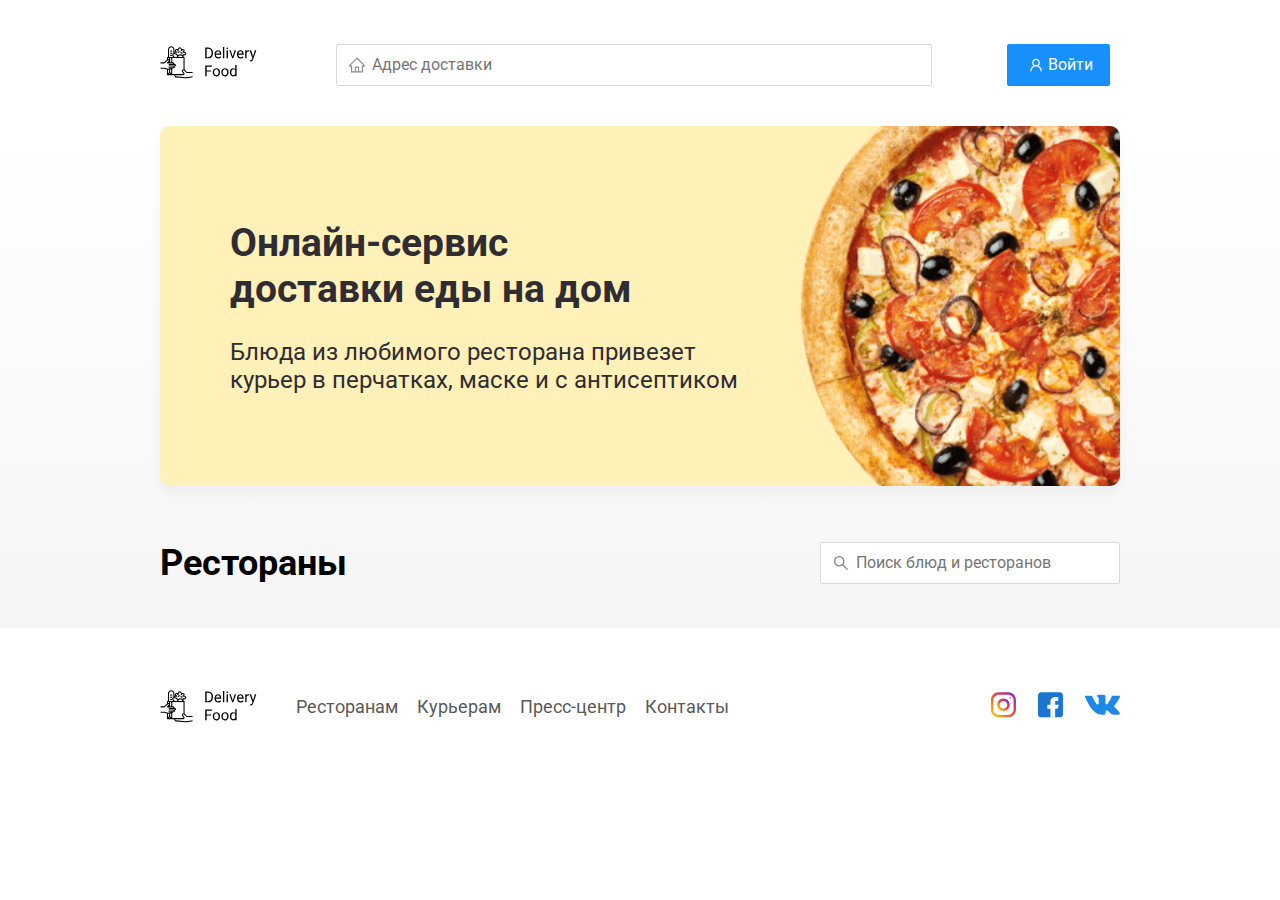
<file: index.html>
<!DOCTYPE html>
<html lang="ru">

<head>
	<meta charset="UTF-8" />
	<meta name="viewport" content="width=device-width, initial-scale=1.0" />
	<title>Delivery Food — доставка еды на дом</title>
	<link href="https://fonts.googleapis.com/css?family=Roboto:400,700&display=swap&subset=cyrillic" rel="stylesheet" />
	<link rel="stylesheet" href="css/normalize.css" />
	<link rel="stylesheet" href="css/style.css" />
	<script src="js/auth.js" defer></script>
	<script src="js/partners.js" defer></script>
</head>

<body>
	<div class="container">
		<header class="header">
			<a class="logo">
				<img src="img/icon/logo.svg" alt="Logo" />
			</a>
			<label class="address">
				<input type="text" class="input input-address" placeholder="Адрес доставки" />
			</label>
			<div class="buttons">
				<span class="user-name"></span>
				<button class="button button-primary button-auth">
					<span class="button-auth-svg"></span>
					<span class="button-text">Войти</span>
				</button>
				<button class="button button-cart" id="cart-button">
					<span class="button-cart-svg"></span>
					<span class="button-text">Корзина</span>
				</button>
				<button class="button button-primary button-out">
					<span class="button-text">Выйти</span>
					<span class="button-out-svg"></span>
				</button>
			</div>
		</header>
	</div>
	<!-- /.container  -->

	<main class="main">
		<div class="container">
			<section class="container-promo">
				<section class="promo pizza">
					<h1 class="promo-title">Онлайн-сервис <br />доставки еды на дом</h1>
					<p class="promo-text">
						Блюда из любимого ресторана привезет курьер в перчатках, маске и с антисептиком
					</p>
				</section>
				<!-- <section class="promo kebab">
					<h1 class="promo-title">Шашлыки на майские <br> со скидкой 35%</h1>
					<p class="promo-text">
						Закажите шашлыки в любом ресторане до 10 мая и получите скидку по промокоду OMAGAD
					</p>
				</section>
				<section class="promo vegetables">
					<h1 class="promo-title">Скидка 20% на всю еду <br> по промокоду LOVE.JS</h1>
					<p class="promo-text">
						Блюдо из ресторана привезут вместе с двумя подарочными книгами по фронтенду
					</p>
				</section>
				<section class="promo sushi">
					<h1 class="promo-title">Сеты со скидкой до 30% <br> в ресторанах</h1>
					<p class="promo-text">
						Скидки на сеты до 30 мая по промокоду DADADA
					</p>
				</section> -->
			</section>
			<section class="restaurants">
				<div class="section-heading">
					<h2 class="section-title">Рестораны</h2>
					<label class="search">
						<input type="text" class="input input-search" placeholder="Поиск блюд и ресторанов" />
					</label>
				</div>
				<div class="cards cards-restaurants">
					
					<!-- /.card -->
				</div>
				<!-- /.cards -->
			</section>
		</div>
		<!-- /.container -->
	</main>

	<footer class="footer">
		<div class="container">
			<div class="footer-block">
				<img src="img/icon/logo.svg" alt="logo" class="logo footer-logo" />
				<nav class="footer-nav">
					<a href="#" class="footer-link">Ресторанам </a>
					<a href="#" class="footer-link">Курьерам</a>
					<a href="#" class="footer-link">Пресс-центр</a>
					<a href="#" class="footer-link">Контакты</a>
				</nav>
				<div class="social-links">
					<a href="#" class="social-link"><img src="img/social/instagram.svg" alt="instagram" /></a>
					<a href="#" class="social-link"><img src="img/social/fb.svg" alt="facebook" /></a>
					<a href="#" class="social-link"><img src="img/social/vk.svg" alt="vk" /></a>
				</div>
				<!-- /.social-links -->
			</div>
			<!-- /.footer-block -->
		</div>
	</footer>

	<div class="modal modal-cart">
		<div class="modal-dialog">
			<div class="modal-header">
				<h3 class="modal-title">Корзина</h3>
				<button class="close">&times;</button>
			</div>
			<!-- /.modal-header -->
			<div class="modal-body">
				<div class="food-row">
					<span class="food-name">Ролл угорь стандарт</span>
					<strong class="food-price">250 ₽</strong>
					<div class="food-counter">
						<button class="counter-button">-</button>
						<span class="counter">1</span>
						<button class="counter-button">+</button>
					</div>
				</div>
				<!-- /.foods-row -->
				<div class="food-row">
					<span class="food-name">Ролл угорь стандарт</span>
					<strong class="food-price">250 ₽</strong>
					<div class="food-counter">
						<button class="counter-button">-</button>
						<span class="counter">1</span>
						<button class="counter-button">+</button>
					</div>
				</div>
				<!-- /.foods-row -->
				<div class="food-row">
					<span class="food-name">Ролл угорь стандарт</span>
					<strong class="food-price">250 ₽</strong>
					<div class="food-counter">
						<button class="counter-button">-</button>
						<span class="counter">1</span>
						<button class="counter-button">+</button>
					</div>
				</div>
				<!-- /.foods-row -->
				<div class="food-row">
					<span class="food-name">Ролл угорь стандарт</span>
					<strong class="food-price">250 ₽</strong>
					<div class="food-counter">
						<button class="counter-button">-</button>
						<span class="counter">1</span>
						<button class="counter-button">+</button>
					</div>
				</div>
				<!-- /.foods-row -->
			</div>
			<!-- /.modal-body -->
			<div class="modal-footer">
				<span class="modal-pricetag">1250 ₽</span>
				<div class="footer-buttons">
					<button class="button button-primary">Оформить заказ</button>
					<button class="button clear-cart">Отмена</button>
				</div>
			</div>
			<!-- /.modal-footer -->
		</div>
		<!-- /.modal-dialog -->
	</div>

	<div class="modal-auth">
		<div class="modal-dialog modal-dialog-auth">
			<button class="close-auth">&times;</button>
			<form id="logInForm">
				<fieldset class="modal-body">
					<legend class="modal-title">Авторизация</legend>
					<label class="label-auth">
						<span>Логин</span>
						<input id="login" type="text" required>
					</label>
					<label class="label-auth">
						<span>Пароль</span>
						<input id="password" type="password" required>
					</label>
				</fieldset>
				<!-- /.modal-body -->
				<div class="modal-footer">
					<div class="footer-buttons">
						<button class="button button-primary button-login" type="submit">Войти</button>
					</div>
				</div>
			</form>
			<!-- /.modal-footer -->
		</div>
		<!-- /.modal-dialog -->
	</div>
</body>

</html>
</file>
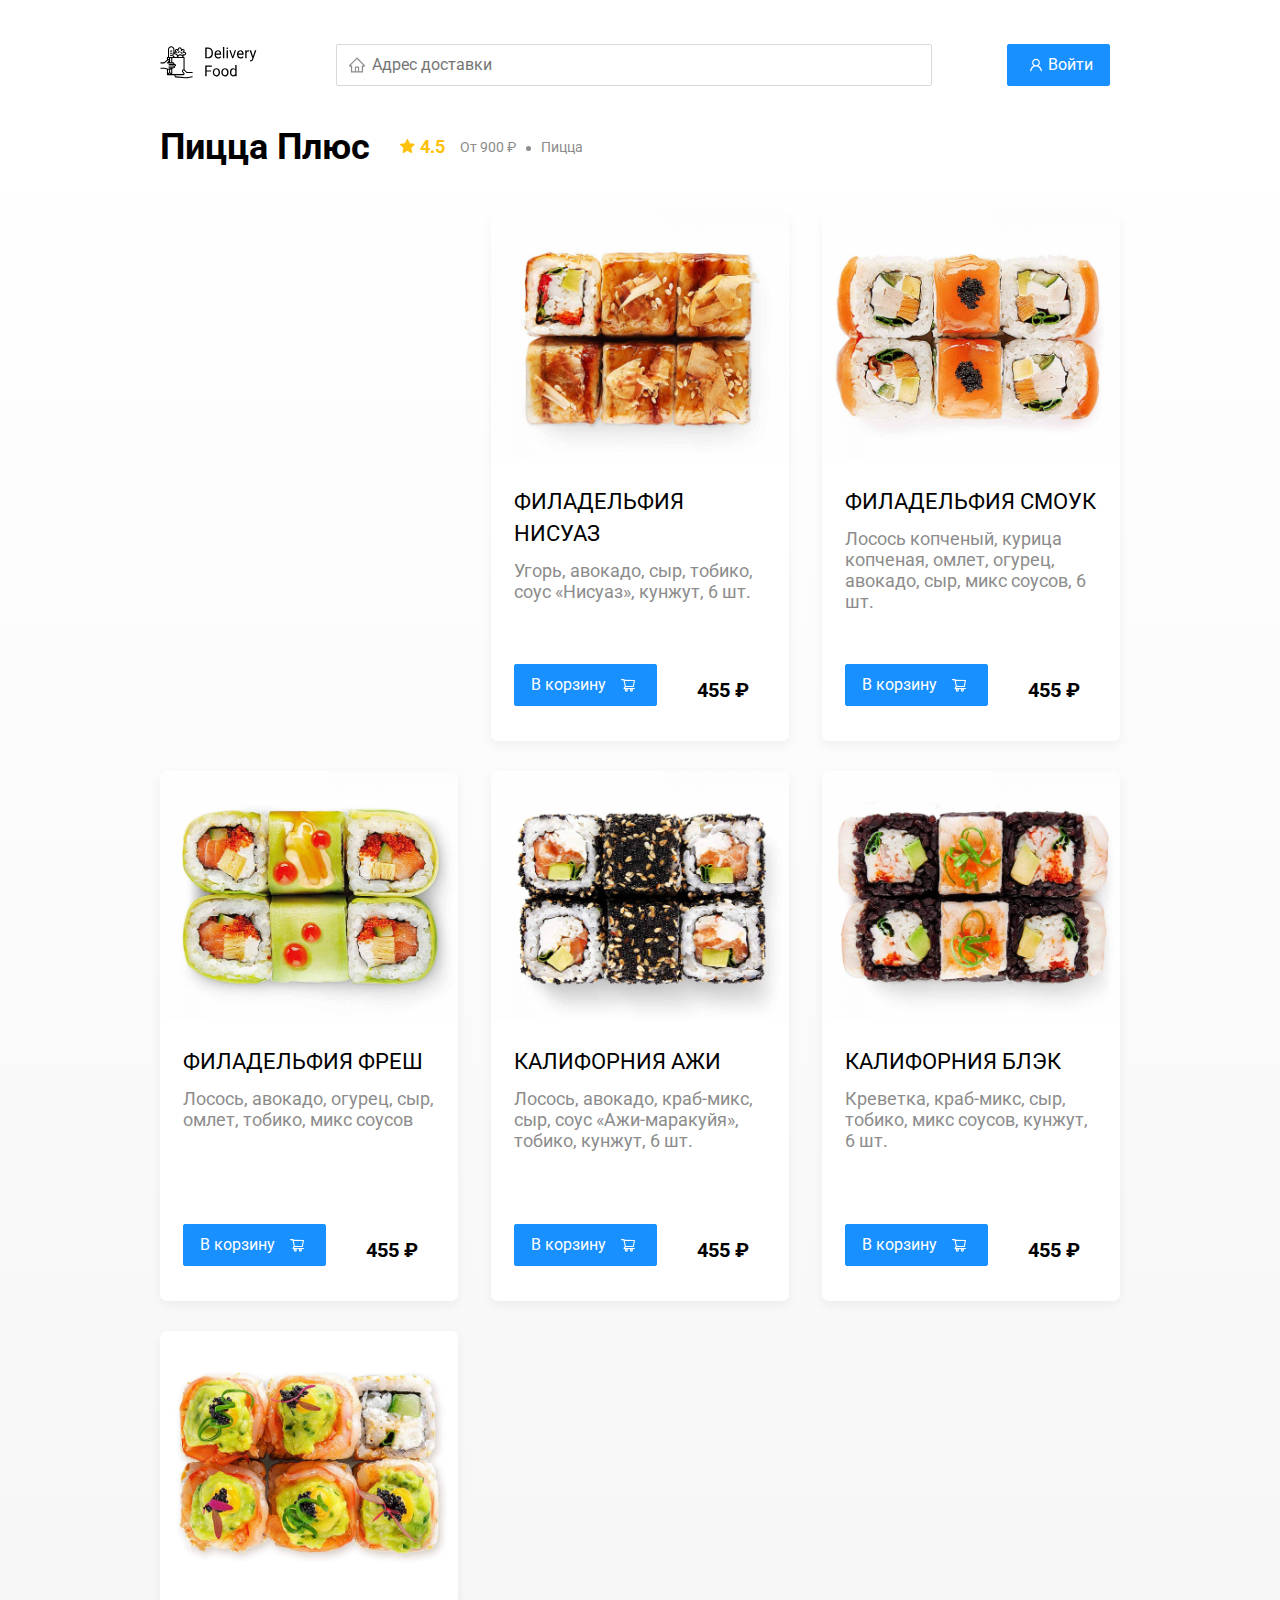
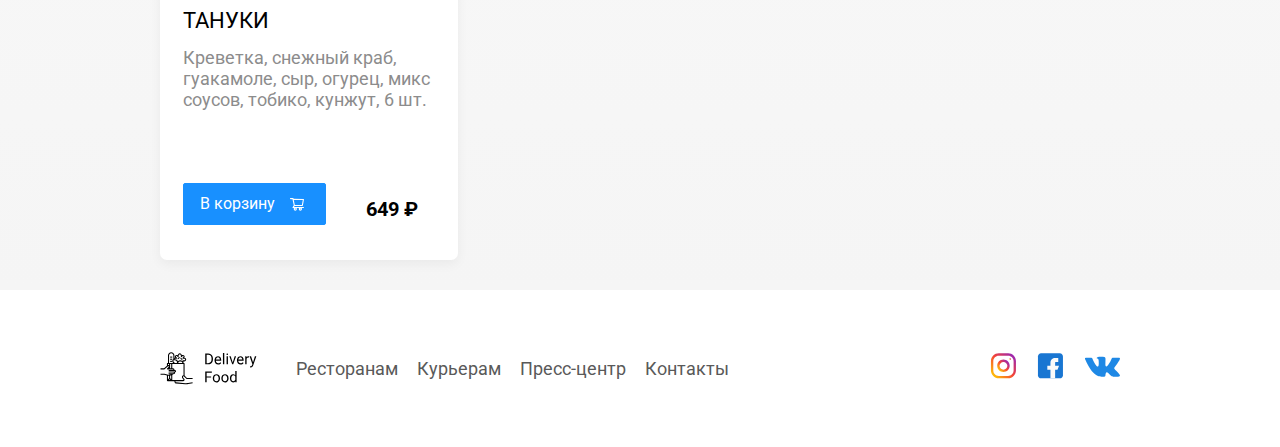
<file: restaurant.html>
<!DOCTYPE html>
<html lang="ru">

<head>
	<meta charset="UTF-8" />
	<meta name="viewport" content="width=device-width, initial-scale=1.0" />
	<title>PizzaBurger — доставка еды на дом</title>
	<link href="https://fonts.googleapis.com/css?family=Roboto:400,700&display=swap&subset=cyrillic" rel="stylesheet" />
	<link rel="stylesheet" href="css/normalize.css" />
	<link rel="stylesheet" href="css/style.css" />
	<script src="js/auth.js" defer></script>
	<script src="js/menu.js" defer></script>
	<script src="js/partners.js" defer></script>
</head>

<body>
	<div class="container">
		<header class="header">
			<a href="index.html" class="logo">
				<img src="img/icon/logo.svg" alt="Logo" />
			</a>
			<label class="address">
				<input type="text" class="input input-address" placeholder="Адрес доставки" />
			</label>
			<div class="buttons">
				<span class="user-name"></span>
				<button class="button button-primary button-auth">
					<span class="button-auth-svg"></span>
					<span class="button-text">Войти</span>
				</button>
				<button class="button button-cart" id="cart-button">
					<span class="button-cart-svg"></span>
					<span class="button-text">Корзина</span>
				</button>
				<button class="button button-primary button-out">
					<span class="button-text">Выйти</span>
					<span class="button-out-svg"></span>
				</button>
			</div>
		</header>
	</div>
	<!-- /.container  -->

	<main class="main">
		<div class="container">
			<section class="menu">
				<div class="section-heading">
					<h2 class="section-title restaurant-title">Пицца Плюс</h2>
					<div class="card-info">
						<div class="rating">
							4.5
						</div>
						<div class="price">От 900 ₽</div>
						<div class="category">Пицца</div>
					</div>
					<!-- /.card-info -->
				</div>
				<div class="cards cards-menu">
					<div class="card">
						
				</div>
				<!-- /.cards -->
			</section>
		</div>
		<!-- /.container -->
	</main>

	<footer class="footer">
		<div class="container">
			<div class="footer-block">
				<img src="img/icon/logo.svg" alt="logo" class="logo footer-logo" />
				<nav class="footer-nav">
					<a href="#" class="footer-link">Ресторанам </a>
					<a href="#" class="footer-link">Курьерам</a>
					<a href="#" class="footer-link">Пресс-центр</a>
					<a href="#" class="footer-link">Контакты</a>
				</nav>
				<div class="social-links">
					<a href="#" class="social-link"><img src="img/social/instagram.svg" alt="instagram" /></a>
					<a href="#" class="social-link"><img src="img/social/fb.svg" alt="facebook" /></a>
					<a href="#" class="social-link"><img src="img/social/vk.svg" alt="vk" /></a>
				</div>
				<!-- /.social-links -->
			</div>
			<!-- /.footer-block -->
		</div>
	</footer>

	<div class="modal modal-cart">
		<div class="modal-dialog">
			<div class="modal-header">
				<h3 class="modal-title">Корзина</h3>
				<button class="close">&times;</button>
			</div>
			<!-- /.modal-header -->
			<div class="modal-body">
				<div class="food-row">
					<span class="food-name">Ролл угорь стандарт</span>
					<strong class="food-price">250 ₽</strong>
					<div class="food-counter">
						<button class="counter-button">-</button>
						<span class="counter">1</span>
						<button class="counter-button">+</button>
					</div>
				</div>
				<!-- /.foods-row -->
				<div class="food-row">
					<span class="food-name">Ролл угорь стандарт</span>
					<strong class="food-price">250 ₽</strong>
					<div class="food-counter">
						<button class="counter-button">-</button>
						<span class="counter">1</span>
						<button class="counter-button">+</button>
					</div>
				</div>
				<!-- /.foods-row -->
				<div class="food-row">
					<span class="food-name">Ролл угорь стандарт</span>
					<strong class="food-price">250 ₽</strong>
					<div class="food-counter">
						<button class="counter-button">-</button>
						<span class="counter">1</span>
						<button class="counter-button">+</button>
					</div>
				</div>
				<!-- /.foods-row -->
				<div class="food-row">
					<span class="food-name">Ролл угорь стандарт</span>
					<strong class="food-price">250 ₽</strong>
					<div class="food-counter">
						<button class="counter-button">-</button>
						<span class="counter">1</span>
						<button class="counter-button">+</button>
					</div>
				</div>
				<!-- /.foods-row -->
			</div>
			<!-- /.modal-body -->
			<div class="modal-footer">
				<span class="modal-pricetag">1250 ₽</span>
				<div class="footer-buttons">
					<button class="button button-primary">Оформить заказ</button>
					<button class="button clear-cart">Отмена</button>
				</div>
			</div>
			<!-- /.modal-footer -->
		</div>
		<!-- /.modal-dialog -->
	</div>

	<div class="modal-auth">
		<div class="modal-dialog modal-dialog-auth">
			<button class="close-auth">&times;</button>
			<form id="logInForm">
				<fieldset class="modal-body">
					<legend class="modal-title">Авторизация</legend>
					<label class="label-auth">
						<span>Логин</span>
						<input id="login" type="text">
					</label>
					<label class="label-auth">
						<span>Пароль</span>
						<input id="password" type="password">
					</label>
				</fieldset>
				<!-- /.modal-body -->
				<div class="modal-footer">
					<div class="footer-buttons">
						<button class="button button-primary button-login" type="submit">Войти</button>
					</div>
				</div>
			</form>
			<!-- /.modal-footer -->
		</div>
		<!-- /.modal-dialog -->
	</div>
	<script src="js/auth.js"></script>
</body>

</html>
</file>
<file: css/style.css>
* {
    box-sizing: border-box;
}

body {
    font-family: "Roboto", sans-serif;
    padding-top: 44px;
}

a,
button {
    cursor: pointer;
    color: inherit;
}

.hide {
    display: none;
}

.container {
    max-width: 1200px;
    margin: auto;
}

.header {
    display: flex;
    align-items: center;
    justify-content: space-between;
    margin-bottom: 40px;
}

.input {
    background-color: #ffffff;
    border: 1px solid #d9d9d9;
    border-radius: 2px;
    font-size: 16px;
    line-height: 24px;
    padding: 8px 8px 8px 35px;
    background-repeat: no-repeat;
    background-position: left 11px center;
}

.address {
    flex: 0.8;
}

.input-address {
    width: 100%;
    background-image: url(../img/icon/home.svg);
}

.search {
    margin-left: auto;
}

.input-search {
    width: 300px;
    background-image: url(../img/icon/search.svg);

}

.buttons {
    display: flex;
    align-items: center;
}

.button {
    display: flex;
    align-items: center;
    padding: 8px 16px;
    background: #ffffff;
    border: 1px solid #d9d9d9;
    box-sizing: border-box;
    box-shadow: 0 0 2px rgba(0, 0, 0, 0.0015);
    border-radius: 2px;
    color: #595959;
    font-size: 16px;
    line-height: 24px;

}

.button:hover {
    background: #1890ff;
    border: 1px solid #1890ff;
    color: #fff;
    transition: 0.5s
}


.button-primary {
    background: #1890ff;
    border: 1px solid #1890ff;
    color: #fff;
    margin-right: 10px;
}

.button-primary:hover {
    background: #ffffff;
    border: 1px solid #d9d9d9;
    color: #595959;
    transition: 0.5s
}

.button-icon {
    margin-right: 6px;
}

.button-card-text {
    margin-right: 10px;
}

.button-auth {
    background-position: 20px 13px;
}

.button-primary .button-auth-svg {
    width: 24px;
    height: 24px;
    background-color: #fff;
    -webkit-mask: url("../img/icon/user.svg") no-repeat 50% 50%;
    mask: url("../img/icon/user.svg") no-repeat 50% 50%;
    background-repeat: no-repeat;
}

.button-primary:hover .button-auth-svg {
    background-color: #595959;
    transition: 0.5s
}

.button .button-cart-svg {
    width: 24px;
    height: 24px;
    background-color: #595959;
    -webkit-mask: url("../img/icon/shopping-cart.svg") no-repeat 50% 50%;
    mask: url("../img/icon/shopping-cart.svg") no-repeat 50% 50%;
    background-repeat: no-repeat;
}

.button-primary .button-cart-svg {
    background-color: #fff;
}

.button:hover .button-cart-svg {
    background-color: #fff;
}

.button-primary:hover .button-cart-svg {
    background-color: #595959;
}

.button-cart {
    display: none;
    margin: 0 5px;
}

.button-out {
    display: none;
    margin: 0 5px;
}

.user-name {
    display: none;
    margin-right: 20px;
    font-weight: bold;
    font-size: 18px;
}

.promo-slider {

    width: 600px;
    height: 300px;

}

.promo {
    box-shadow: 0 7px 12px rgba(158, 158, 163, 0.1);
    border-radius: 10px;
    padding: 68px 70px;
    margin-bottom: 56px;
}

.pizza {
    background: #fff1b8 url(../img/promo/pizza.png) no-repeat top -100px right -250px / 830px
}

.kebab {
    background: #D6E4FF url(../img/promo/kebab.png) no-repeat top 45px right 40px / 450px;
}

.vegetables {
    background: #FFF566 url(../img/promo/vegetables.png) no-repeat top 0 right 0 / 825px
}

.sushi {
    background: #FFF1F0 url(../img/promo/sushi.png) no-repeat top 10px right 15px / 500px
}

.promo-title {
    font-style: normal;
    font-weight: bold;
    font-size: 39px;
    line-height: 46px;
    color: #302c34;
}

.promo-text {
    font-style: normal;
    font-weight: normal;
    font-size: 24px;
    line-height: 28px;
    color: #302c34;
    max-width: 538px;
}

.main {
    background: linear-gradient(180deg, rgba(245, 245, 245, 0) 1.04%, #f5f5f5 100%);
}

.section-heading {
    display: flex;
    align-items: center;
    margin-bottom: 44px;
}

.section-title {
    font-style: normal;
    font-weight: bold;
    font-size: 36px;
    line-height: 42px;
    margin: 0 30px 0 0;
    color: #000000;
}

.cards {
    display: flex;
    align-items: flex-start;
    justify-content: space-between;
    flex-wrap: wrap;
}

.card {
    background: #ffffff;
    box-shadow: 0 4px 12px rgba(0, 0, 0, 0.05);
    border-radius: 7px;
    overflow: hidden;
    margin-bottom: 30px;
    flex-basis: 31%;
    text-decoration: none;

}

.card-restaurant {
    cursor: pointer
}

.card-image {
    width: 100%;
    height: 250px;
    object-fit: cover;
}


.card-text {
    padding: 20px 23px 35px;
    min-height: 275px;
    display: flex;
    flex-direction: column;
}



.restaurants .card-text {
    min-height: auto;
}

.card-heading {
    display: flex;
    align-items: center;
    justify-content: space-between;
    margin-bottom: 10px;
}

.card-title {
    margin: 0;
    font-style: normal;
    font-weight: bold;
    font-size: 22px;
    line-height: 32px;
}

.card-title-reg {
    font-weight: 400;
}

.card-tag {
    font-style: normal;
    font-weight: normal;
    font-size: 12px;
    line-height: 20px;
    color: #ffffff;
    background: #262626;
    border-radius: 2px;
    padding: 1px 8px;
}

.card-info {
    display: flex;
    align-items: center;
    flex-wrap: wrap;
}

.card-buttons {
    display: flex;
    margin-top: 24px;
    flex-grow: 1;
    align-items: flex-end;
}

.card-price-bold {
    font-weight: bold;
    font-size: 20px;
    line-height: 32px;
    margin-left: 30px;
}

.rating {
    background-image: url("../img/icon/rating.svg");
    background-repeat: no-repeat;
    background-position: 0 7px;
    padding-left: 20px;
    margin-right: 26px;
    color: #ffc107;
    font-weight: bold;
    font-size: 18px;
    line-height: 32px;
}

.price,
.category {
    color: #8c8c8c;
    font-size: 18px;
    line-height: 32px;
}

.price {
    margin-right: 10px;
}

.ingredients {
    color: #8c8c8c;
    font-size: 18px;
    line-height: 21px;
}

.category {
    text-overflow: ellipsis;
    overflow: hidden;
    white-space: nowrap;
    max-width: 150px;
}

.price:after {
    content: "";
    width: 5px;
    height: 5px;
    background-color: #8c8c8c;
    display: inline-block;
    vertical-align: middle;
    border-radius: 50%;
    margin-left: 10px;
}

.footer {
    padding: 60px 0;
}

.footer-block {
    display: flex;
    align-items: center;
    justify-content: space-between;
}

.footer-nav {
    margin-left: 35px;
    margin-right: auto;
}

.footer-link {
    display: inline-block;
    color: #595959;
    font-style: normal;
    font-weight: normal;
    font-size: 18px;
    line-height: 21px;
    text-decoration: none;
}

.footer-link:not(:last-child) {
    margin-right: 15px;
}

.social-links {
    display: flex;
    align-items: center;
}

.social-link:not(:last-child) {
    margin-right: 21px;
}

.modal {
    position: fixed;
    left: 0;
    top: 0;
    width: 100%;
    height: 100%;
    background: rgba(0, 0, 0, 0.4);
    display: none;
    z-index: 999;
}

.modal-auth {
    position: fixed;
    left: 0;
    top: 0;
    width: 100%;
    height: 100%;
    background: rgba(0, 0, 0, 0.4);
    display: none;
    z-index: 999;
}

.is-open {
    display: flex;
}

.modal-dialog {
    max-width: 780px;
    width: 95%;
    background: #ffffff;
    border-radius: 5px;
    margin: auto;
    padding: 40px 45px;
}

.modal-dialog-auth {
    width: auto;
    position: relative;
}

.label-auth {
    display: block;
    margin: 30px;
}

.label-auth span {
    width: 80px;
    display: inline-block;
}

.modal-header {
    display: flex;
    align-items: center;
    justify-content: space-between;
    margin-bottom: 45px;
}

.modal-title {
    margin: 0;
    font-weight: bold;
    font-size: 36px;
    line-height: 42px;
}

.close {
    font-size: 36px;
    border: none;
    background-color: transparent;
}

.close-auth {
    font-size: 36px;
    border: none;
    background-color: transparent;
    position: absolute;
    top: 10px;
    right: 20px;
}

.modal-body {
    margin-bottom: 22px;
}

.food-row {
    display: flex;
    align-items: flex-start;
    justify-content: space-between;
    padding-bottom: 8px;
    border-bottom: 1px solid #d9d9d9;
    margin-bottom: 15px;
}

.food-name {
    font-weight: normal;
    font-size: 18px;
    line-height: 32px;
}

.food-price {
    margin-left: auto;
    margin-right: 47px;
    font-weight: bold;
    font-size: 20px;
    line-height: 32px;
}

.food-counter {
    display: flex;
    align-items: center;
}

.counter-button {
    display: flex;
    align-items: center;
    justify-content: center;
    width: 39px;
    height: 32px;
    background: #ffffff;
    border: 1px solid #40a9ff;
    box-sizing: border-box;
    border-radius: 2px;
    font-weight: normal;
    font-size: 14px;
    line-height: 22px;
    color: #40a9ff;
}

.counter-button:hover {
    background: #40a9ff;
    border: 1px solid #ffffff;
    color: #ffffff;
}

.counter {
    font-size: 16px;
    line-height: 24px;
    margin-left: 10px;
    margin-right: 10px;
}

.modal-footer {
    display: flex;
    align-items: center;
    justify-content: space-between;
}

.modal-auth .modal-footer {
    justify-content: flex-end;
}

.footer-buttons {
    display: flex;
    align-items: center;
}

.modal-pricetag {
    background: #262626;
    border-radius: 5px;
    color: #ffffff;
    padding: 15px 20px;
    font-size: 20px;
    line-height: 23px;
}

@media (max-width: 1366px) {
    .container {
        max-width: 960px;
    }

    .pizza {
        background-position: center right -300px;
        background-size: 750px;
    }


    .kebab {
        background-position: top -5px right -93px;
        background-size: 530px;
    }

    .vegetables {
        background-position: top 0 right -93px;
        background-size: 820px;
    }

    .sushi {
        background-position: center right -90px;
    }

    .rating {
        margin-right: 15px;
    }

    .category,
    .price {
        font-size: 14px;
    }
}

@media (max-width: 992px) {
    .container {
        max-width: 750px;
    }



    .pizza {
        padding: 50px;
        background-size: 500px;
        background-position: center right -200px;
    }


    .kebab {
        background-position: top 55px right -100px;
        background-size: 385px;
    }

    .vegetables {
        background-position: top 0 right -280px;
        background-size: 810px;
    }

    .sushi {
        background-position: top 30px right -175px;
    }



    .promo-text {
        font-size: 18px;
        max-width: 400px;
    }

    .card {
        flex-basis: 49%;
    }

    .footer-link {
        font-size: 16px;
    }
}

@media (max-width: 768px) {
    .container {
        max-width: 560px;
    }

    .card-info {
        flex-wrap: wrap;
    }

    .card .rating {
        flex-basis: 100%;
    }

    .card-title {
        font-size: 18px;
    }

    .card-text {
        min-height: 290px;
    }

    .card-price-bold {
        margin-left: 20px;
    }


    .pizza {
        background-size: 400px;
        background-position: bottom 50px right -200px;
    }


    .kebab {
        background-position: top -5px right -74px;
        background-size: 300px;
    }

    .vegetables {
        background-position: top 0 right -240px;
        background-size: 702px;
    }

    .sushi {
        background-position: top -24px right -75px;
        background-size: 302px;
    }

    .promo-title {
        font-size: 24px;
        line-height: 1.4;
    }

    .promo-text {
        margin-top: 0;
    }
}

@media (max-width: 578px) {
    .container {
        width: 90%;
    }

    .address {
        min-width: 100%;
        order: 1;
    }

    .header {
        flex-wrap: wrap;
    }

    .input-address {
        margin-top: 15px;
        order: 5;
        flex: 1;
    }

    .promo {
        background-image: none;
    }

    .promo-title {
        margin-bottom: 10px;
    }

    .section-title {
        font-size: 20px;
    }

    .card {
        flex-basis: 100%;
    }

    .card-text {
        min-height: auto;
    }

    .card-image {
        width: 100%;
    }

    .footer {
        padding: 30px 0;
    }

    .footer-block {
        align-items: flex-start;
    }

    .footer-nav {
        margin-left: 0;
        margin-right: 0;
        order: 0;
        display: flex;
        flex-direction: column;
    }

    .footer-logo {
        margin-right: 15px;
        order: 1;
    }

    .social-links {
        order: 2;
    }
}

@media (max-width: 480px) {
    .button-text {
        display: none;
    }

    .button-icon {
        margin: 0;
    }

    .user-name {
        margin: 10px;

    }

    .buttons {
        flex-wrap: wrap;
        margin-left: auto;
    }

    .button {
        min-height: 40px;
        padding: 5px 12px;

    }

    .button-out-svg {
        width: 24px;
        height: 24px;
        background-color: #fff;
        -webkit-mask: url(../img/icon/logout.svg) no-repeat 50% 50%;
        mask: url(../img/icon/logout.svg) no-repeat 50% 50%;
        background-repeat: no-repeat;
        -webkit-mask-size: 20px;
        mask-size: 20px;
    }

    .promo {
        padding: 20px;
    }

    .section-heading {
        flex-wrap: wrap;
    }

    .footer-block {
        flex-wrap: wrap;
        flex-direction: column;
        align-items: center;
    }

    .footer-logo {
        order: 0;
        margin-bottom: 20px;
    }

    .footer-nav {
        margin-bottom: 20px;
        text-align: center;
    }

    .footer-link:not(:last-child) {
        margin-right: 0;
    }
}
</file>
